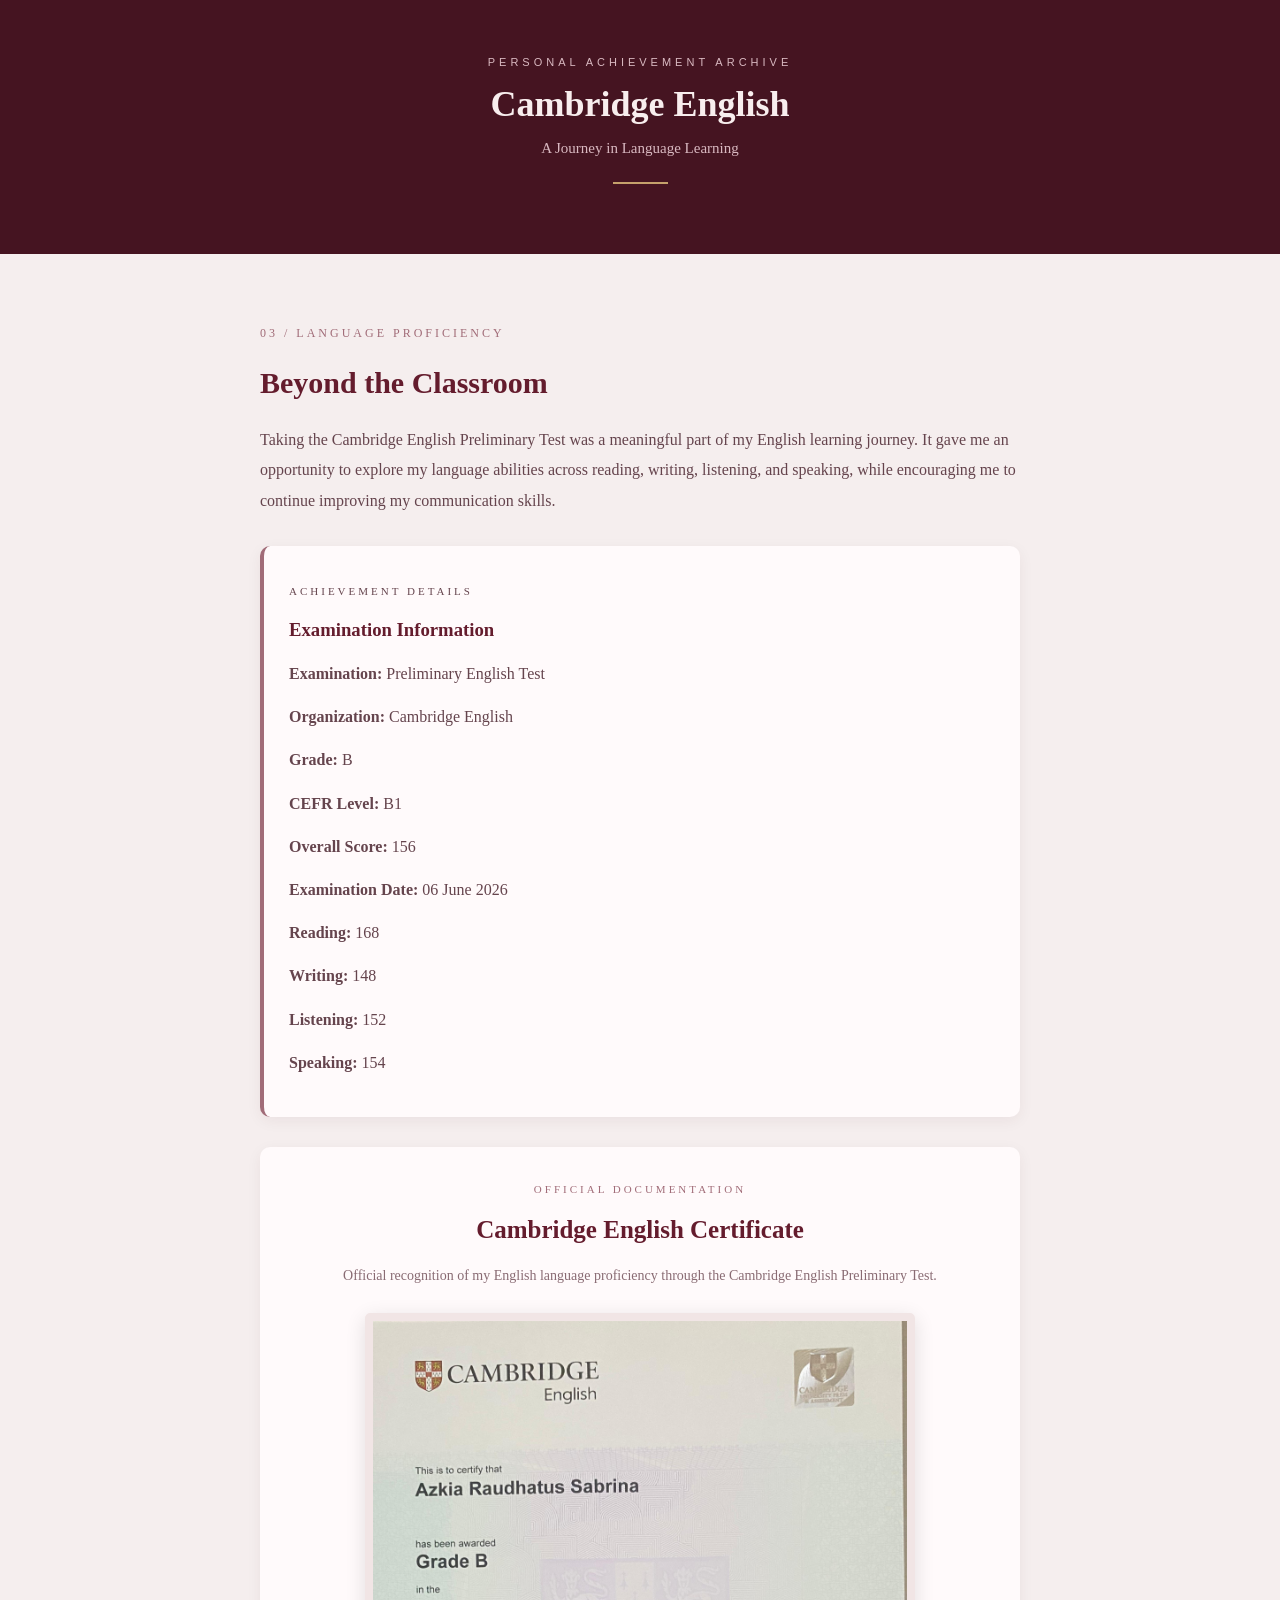
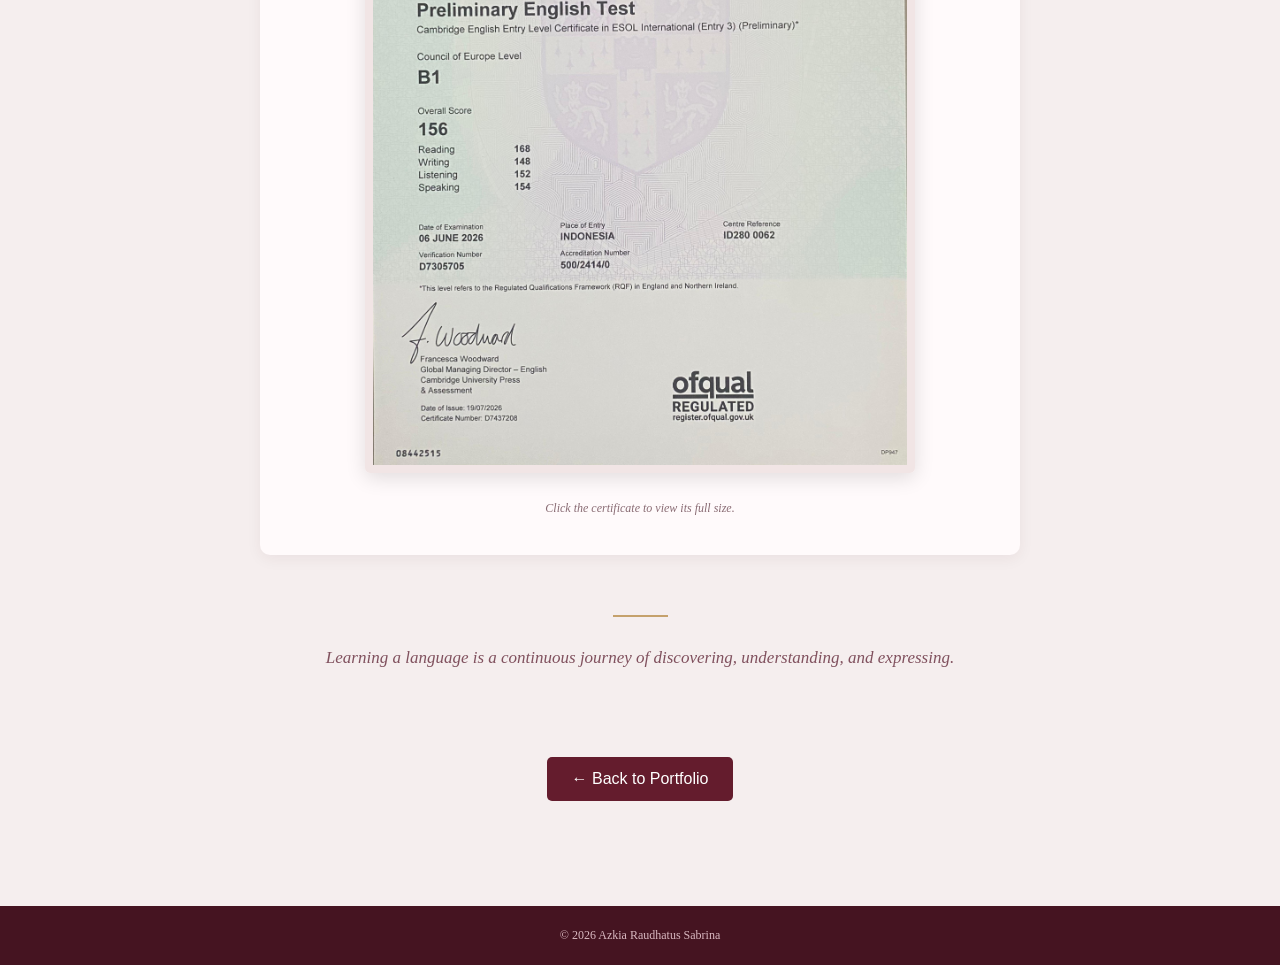
<file: ceq/index.html>
<!DOCTYPE html>
<html lang="en">
<head>
    <meta charset="UTF-8">
    <meta name="viewport" content="width=device-width, initial-scale=1.0">
    <title>Cambridge English | Azkia</title>
    <link rel="stylesheet" href="../ceq.css">
</head>

<body>

    <header class="header">
        <p class="eyebrow">PERSONAL ACHIEVEMENT ARCHIVE</p>
        <h1>Cambridge English</h1>
        <p class="subtitle">A Journey in Language Learning</p>
        <div class="gold-line"></div>
    </header>

    <main>

        <p class="section-label">03 / LANGUAGE PROFICIENCY</p>

        <h2>Beyond the Classroom</h2>

        <p class="description">
            Taking the Cambridge English Preliminary Test was a
            meaningful part of my English learning journey. It gave
            me an opportunity to explore my language abilities across
            reading, writing, listening, and speaking, while
            encouraging me to continue improving my communication skills.
        </p>

        <section class="details">
            <p class="card-label">ACHIEVEMENT DETAILS</p>
            <h3>Examination Information</h3>

            <p><strong>Examination:</strong> Preliminary English Test</p>
            <p><strong>Organization:</strong> Cambridge English</p>
            <p><strong>Grade:</strong> B</p>
            <p><strong>CEFR Level:</strong> B1</p>
            <p><strong>Overall Score:</strong> 156</p>
            <p><strong>Examination Date:</strong> 06 June 2026</p>
            <p><strong>Reading:</strong> 168</p>
            <p><strong>Writing:</strong> 148</p>
            <p><strong>Listening:</strong> 152</p>
            <p><strong>Speaking:</strong> 154</p>
        </section>

        <section class="certificate">
            <p class="card-label">OFFICIAL DOCUMENTATION</p>
            <h2>Cambridge English Certificate</h2>

            <p class="certificate-text">
                Official recognition of my English language
                proficiency through the Cambridge English
                Preliminary Test.
            </p>

            <a href="ceq-certificate.jpeg"
               target="_blank"
               rel="noopener noreferrer">
                <img
                    src="../ceq-certificate.jpeg"
                    alt="Cambridge English Certificate"
                    class="certificate-image">
            </a>

            <p class="image-note">
                Click the certificate to view its full size.
            </p>
        </section>

        <section class="reflection">
            <div class="gold-line"></div>
            <p>
                Learning a language is a continuous journey
                of discovering, understanding, and expressing.
            </p>
        </section>

        <div class="back">
            <a href="../index.html">← Back to Portfolio</a>
        </div>

    </main>

    <footer>
        © 2026 Azkia Raudhatus Sabrina
    </footer>

</body>
</html>
</file>
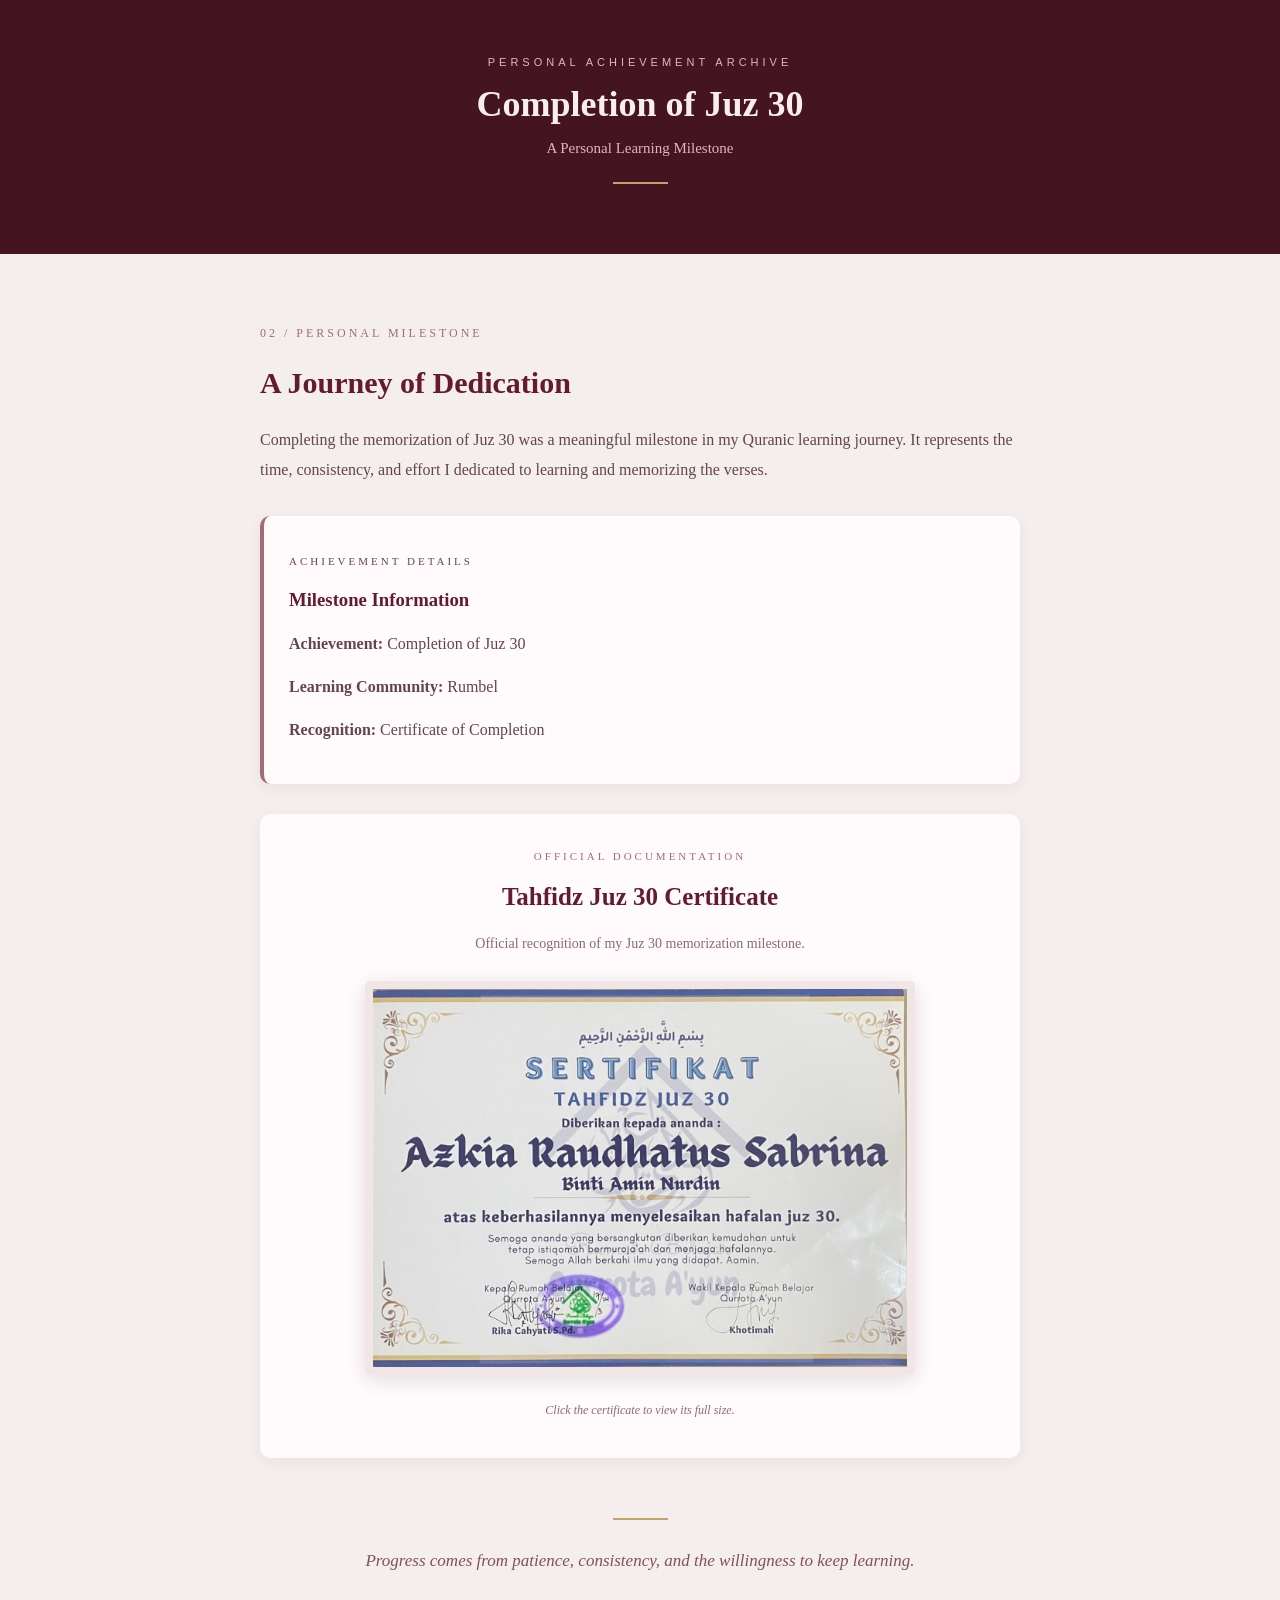
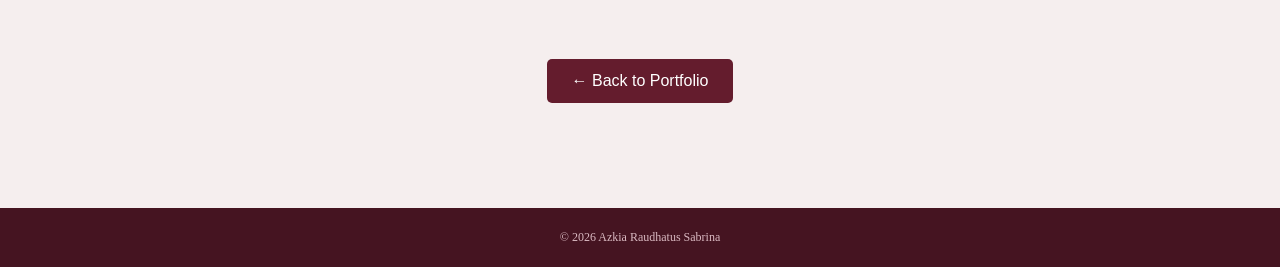
<file: juz30/index.html>
<!DOCTYPE html>
<html lang="en">
<head>
    <meta charset="UTF-8">
    <meta name="viewport" content="width=device-width, initial-scale=1.0">
    <title>Juz 30 Milestone | Azkia</title>
    <link rel="stylesheet" href="../juz30.css">
</head>

<body>

    <header class="header">
        <p class="eyebrow">PERSONAL ACHIEVEMENT ARCHIVE</p>
        <h1>Completion of Juz 30</h1>
        <p class="subtitle">A Personal Learning Milestone</p>
        <div class="gold-line"></div>
    </header>

    <main>

        <p class="section-label">02 / PERSONAL MILESTONE</p>

        <h2>A Journey of Dedication</h2>

        <p class="description">
            Completing the memorization of Juz 30 was a meaningful
            milestone in my Quranic learning journey. It represents
            the time, consistency, and effort I dedicated to learning
            and memorizing the verses.
        </p>

        <section class="details">
            <p class="card-label">ACHIEVEMENT DETAILS</p>
            <h3>Milestone Information</h3>

            <p><strong>Achievement:</strong> Completion of Juz 30</p>
            <p><strong>Learning Community:</strong> Rumbel</p>
            <p><strong>Recognition:</strong> Certificate of Completion</p>
        </section>

        <section class="certificate">
            <p class="card-label">OFFICIAL DOCUMENTATION</p>
            <h2>Tahfidz Juz 30 Certificate</h2>

            <p class="certificate-text">
                Official recognition of my Juz 30 memorization milestone.
            </p>

            <a href="juz30-certificate.jpeg"
               target="_blank"
               rel="noopener noreferrer">
                <img
                    src="../juz30-certificate.jpeg"
                    alt="Tahfidz Juz 30 Certificate"
                    class="certificate-image">
            </a>

            <p class="image-note">
                Click the certificate to view its full size.
            </p>
        </section>

        <section class="reflection">
            <div class="gold-line"></div>
            <p>
                Progress comes from patience, consistency,
                and the willingness to keep learning.
            </p>
        </section>

        <div class="back">
            <a href="../index.html">← Back to Portfolio</a>
        </div>

    </main>

    <footer>
        © 2026 Azkia Raudhatus Sabrina
    </footer>

</body>
</html>
</file>
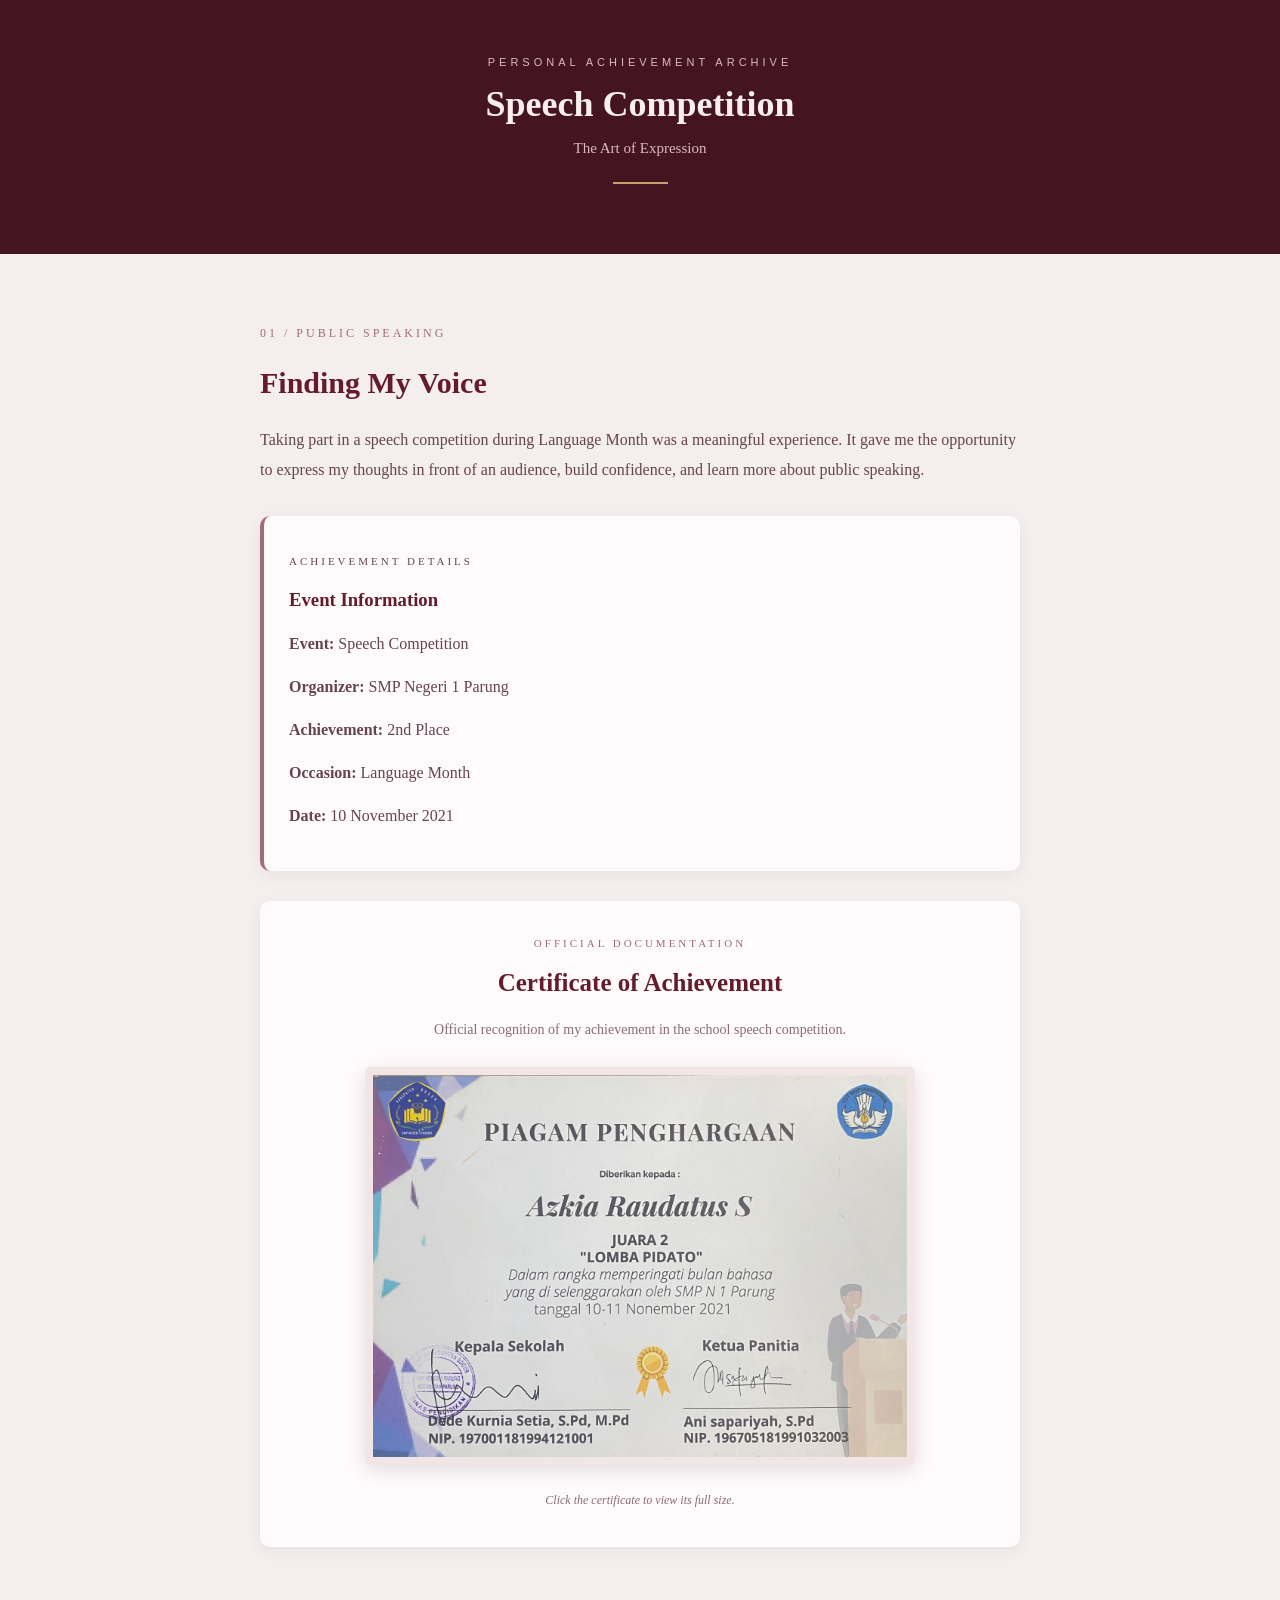
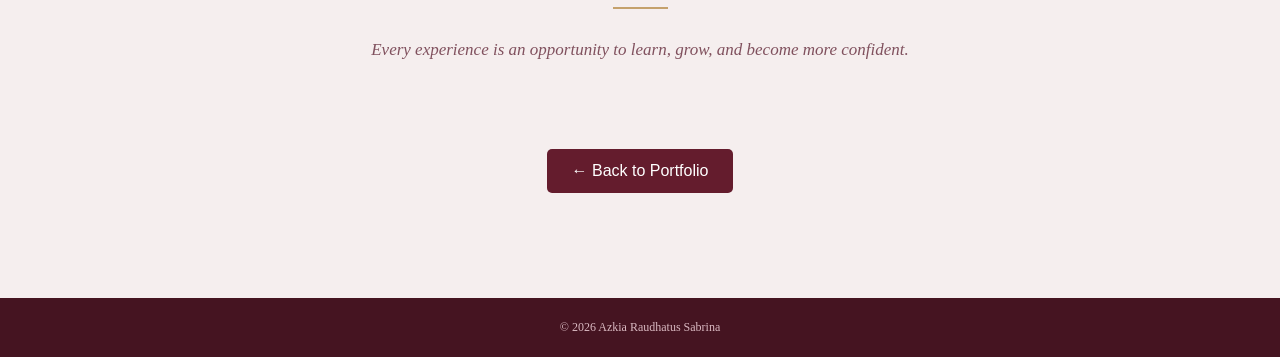
<file: speech/index.html>
<!DOCTYPE html>
<html lang="en">
<head>
    <meta charset="UTF-8">
    <meta name="viewport" content="width=device-width, initial-scale=1.0">
    <title>Speech Competition | Azkia</title>
    <link rel="stylesheet" href="../speech.css">
</head>

<body>

    <header class="header">
        <p class="eyebrow">PERSONAL ACHIEVEMENT ARCHIVE</p>
        <h1>Speech Competition</h1>
        <p class="subtitle">The Art of Expression</p>
        <div class="gold-line"></div>
    </header>

    <main>

        <p class="section-label">01 / PUBLIC SPEAKING</p>

        <h2>Finding My Voice</h2>

        <p class="description">
            Taking part in a speech competition during Language Month
            was a meaningful experience. It gave me the opportunity
            to express my thoughts in front of an audience, build
            confidence, and learn more about public speaking.
        </p>

        <section class="details">
            <p class="card-label">ACHIEVEMENT DETAILS</p>
            <h3>Event Information</h3>

            <p><strong>Event:</strong> Speech Competition</p>
            <p><strong>Organizer:</strong> SMP Negeri 1 Parung</p>
            <p><strong>Achievement:</strong> 2nd Place</p>
            <p><strong>Occasion:</strong> Language Month</p>
            <p><strong>Date:</strong> 10 November 2021</p>
        </section>

        <section class="certificate">
            <p class="card-label">OFFICIAL DOCUMENTATION</p>
            <h2>Certificate of Achievement</h2>

            <p class="certificate-text">
                Official recognition of my achievement
                in the school speech competition.
            </p>

            <a href="speech-certificate.jpg"
               target="_blank"
               rel="noopener noreferrer">
                <img
                    src="../speech-certificate.jpg"
                    alt="Speech Competition Certificate"
                    class="certificate-image">
            </a>

            <p class="image-note">
                Click the certificate to view its full size.
            </p>
        </section>

        <section class="reflection">
            <div class="gold-line"></div>
            <p>
                Every experience is an opportunity to learn,
                grow, and become more confident.
            </p>
        </section>

        <div class="back">
            <a href="../index.html">← Back to Portfolio</a>
        </div>

    </main>

    <footer>
        © 2026 Azkia Raudhatus Sabrina
    </footer>

</body>
</html>
</file>
<file: ceq.css>
* {
    box-sizing: border-box;
}

body {
    margin: 0;
    font-family: Georgia, serif;
    background-color: #f5eeee;
    color: #421c28;
}

.header {
    background-color: #451421;
    color: #f8eeee;
    padding: 45px 20px;
    text-align: center;
}

.eyebrow {
    letter-spacing: 4px;
    font-size: 11px;
    color: #d9b9c1;
    font-family: Arial, sans-serif;
}

.header h1 {
    font-size: 36px;
    margin: 15px 0;
}

.subtitle {
    color: #d9b9c1;
    font-size: 15px;
}

.gold-line {
    width: 55px;
    height: 2px;
    background-color: #c5a16c;
    margin: 25px auto;
}

main {
    max-width: 800px;
    margin: 40px auto;
    padding: 20px;
}

.section-label {
    color: #a16c78;
    letter-spacing: 3px;
    font-size: 12px;
}

h2 {
    font-size: 30px;
    color: #641c2d;
}

.description {
    line-height: 1.9;
    font-size: 16px;
    color: #65444d;
}

.details,
.certificate {
    background-color: #fffafb;
    padding: 25px;
    margin-top: 30px;
    border-radius: 10px;
    box-shadow: 0 4px 15px rgba(69,20,33,0.06);
}

.details {
    border-left: 4px solid #a16c78;
}

.card-label {
    color: #a16c78;
    font-size: 11px;
    letter-spacing: 3px;
}

.details h3 {
    color: #641c2d;
}

.details p {
    line-height: 1.7;
    color: #65444d;
}

.certificate {
    text-align: center;
}

.certificate h2 {
    font-size: 25px;
}

.certificate-text,
.image-note {
    color: #896b73;
    font-size: 14px;
    line-height: 1.7;
}

.certificate-image {
    display: block;
    width: 100%;
    max-width: 550px;
    height: auto;
    margin: 25px auto;
    border: 8px solid #f1e5e5;
    border-radius: 5px;
    box-shadow: 0 5px 20px rgba(0,0,0,0.12);
}

.image-note {
    font-size: 12px;
    font-style: italic;
}

.reflection {
    text-align: center;
    padding: 35px 15px;
}

.reflection p {
    font-size: 17px;
    font-style: italic;
    line-height: 1.9;
    color: #80515e;
}

.back {
    text-align: center;
    margin: 30px 0 45px;
}

.back a {
    display: inline-block;
    background-color: #641c2d;
    color: white;
    padding: 13px 25px;
    border-radius: 5px;
    text-decoration: none;
    font-family: Arial, sans-serif;
}

.back a:hover {
    background-color: #8f354b;
}

footer {
    background-color: #451421;
    color: #d9b9c1;
    text-align: center;
    padding: 22px;
    font-size: 12px;
}

@media (max-width: 600px) {
    .header h1 {
        font-size: 29px;
    }

    main {
        margin: 25px auto;
        padding: 16px;
    }

    h2 {
        font-size: 25px;
    }
}
</file>
<file: juz30.css>
* {
    box-sizing: border-box;
}

body {
    margin: 0;
    font-family: Georgia, serif;
    background-color: #f5eeee;
    color: #421c28;
}

.header {
    background-color: #451421;
    color: #f8eeee;
    padding: 45px 20px;
    text-align: center;
}

.eyebrow {
    letter-spacing: 4px;
    font-size: 11px;
    color: #d9b9c1;
    font-family: Arial, sans-serif;
}

.header h1 {
    font-size: 36px;
    margin: 15px 0;
}

.subtitle {
    color: #d9b9c1;
    font-size: 15px;
}

.gold-line {
    width: 55px;
    height: 2px;
    background-color: #c5a16c;
    margin: 25px auto;
}

main {
    max-width: 800px;
    margin: 40px auto;
    padding: 20px;
}

.section-label {
    color: #a16c78;
    letter-spacing: 3px;
    font-size: 12px;
}

h2 {
    font-size: 30px;
    color: #641c2d;
}

.description {
    line-height: 1.9;
    font-size: 16px;
    color: #65444d;
}

.details,
.certificate {
    background-color: #fffafb;
    padding: 25px;
    margin-top: 30px;
    border-radius: 10px;
    box-shadow: 0 4px 15px rgba(69,20,33,0.06);
}

.details {
    border-left: 4px solid #a16c78;
}

.card-label {
    color: #a16c78;
    font-size: 11px;
    letter-spacing: 3px;
}

.details h3 {
    color: #641c2d;
}

.details p {
    line-height: 1.7;
    color: #65444d;
}

.certificate {
    text-align: center;
}

.certificate h2 {
    font-size: 25px;
}

.certificate-text,
.image-note {
    color: #896b73;
    font-size: 14px;
    line-height: 1.7;
}

.certificate-image {
    display: block;
    width: 100%;
    max-width: 550px;
    height: auto;
    margin: 25px auto;
    border: 8px solid #f1e5e5;
    border-radius: 5px;
    box-shadow: 0 5px 20px rgba(0,0,0,0.12);
}

.image-note {
    font-size: 12px;
    font-style: italic;
}

.reflection {
    text-align: center;
    padding: 35px 15px;
}

.reflection p {
    font-size: 17px;
    font-style: italic;
    line-height: 1.9;
    color: #80515e;
}

.back {
    text-align: center;
    margin: 30px 0 45px;
}

.back a {
    display: inline-block;
    background-color: #641c2d;
    color: white;
    padding: 13px 25px;
    border-radius: 5px;
    text-decoration: none;
    font-family: Arial, sans-serif;
}

.back a:hover {
    background-color: #8f354b;
}

footer {
    background-color: #451421;
    color: #d9b9c1;
    text-align: center;
    padding: 22px;
    font-size: 12px;
}

@media (max-width: 600px) {
    .header h1 {
        font-size: 29px;
    }

    main {
        margin: 25px auto;
        padding: 16px;
    }

    h2 {
        font-size: 25px;
    }
}
</file>
<file: speech.css>
* {
    box-sizing: border-box;
}

body {
    margin: 0;
    font-family: Georgia, serif;
    background-color: #f5eeee;
    color: #421c28;
}

.header {
    background-color: #451421;
    color: #f8eeee;
    padding: 45px 20px;
    text-align: center;
}

.eyebrow {
    letter-spacing: 4px;
    font-size: 11px;
    color: #d9b9c1;
    font-family: Arial, sans-serif;
}

.header h1 {
    font-size: 36px;
    margin: 15px 0;
}

.subtitle {
    color: #d9b9c1;
    font-size: 15px;
}

.gold-line {
    width: 55px;
    height: 2px;
    background-color: #c5a16c;
    margin: 25px auto;
}

main {
    max-width: 800px;
    margin: 40px auto;
    padding: 20px;
}

.section-label {
    color: #a16c78;
    letter-spacing: 3px;
    font-size: 12px;
}

h2 {
    font-size: 30px;
    color: #641c2d;
}

.description {
    line-height: 1.9;
    font-size: 16px;
    color: #65444d;
}

.details,
.certificate {
    background-color: #fffafb;
    padding: 25px;
    margin-top: 30px;
    border-radius: 10px;
    box-shadow: 0 4px 15px rgba(69,20,33,0.06);
}

.details {
    border-left: 4px solid #a16c78;
}

.card-label {
    color: #a16c78;
    font-size: 11px;
    letter-spacing: 3px;
}

.details h3 {
    color: #641c2d;
}

.details p {
    line-height: 1.7;
    color: #65444d;
}

.certificate {
    text-align: center;
}

.certificate h2 {
    font-size: 25px;
}

.certificate-text,
.image-note {
    color: #896b73;
    font-size: 14px;
    line-height: 1.7;
}

.certificate-image {
    display: block;
    width: 100%;
    max-width: 550px;
    height: auto;
    margin: 25px auto;
    border: 8px solid #f1e5e5;
    border-radius: 5px;
    box-shadow: 0 5px 20px rgba(0,0,0,0.12);
}

.image-note {
    font-size: 12px;
    font-style: italic;
}

.reflection {
    text-align: center;
    padding: 35px 15px;
}

.reflection p {
    font-size: 17px;
    font-style: italic;
    line-height: 1.9;
    color: #80515e;
}

.back {
    text-align: center;
    margin: 30px 0 45px;
}

.back a {
    display: inline-block;
    background-color: #641c2d;
    color: white;
    padding: 13px 25px;
    border-radius: 5px;
    text-decoration: none;
    font-family: Arial, sans-serif;
}

.back a:hover {
    background-color: #8f354b;
}

footer {
    background-color: #451421;
    color: #d9b9c1;
    text-align: center;
    padding: 22px;
    font-size: 12px;
}

@media (max-width: 600px) {
    .header h1 {
        font-size: 29px;
    }

    main {
        margin: 25px auto;
        padding: 16px;
    }

    h2 {
        font-size: 25px;
    }
}
</file>
